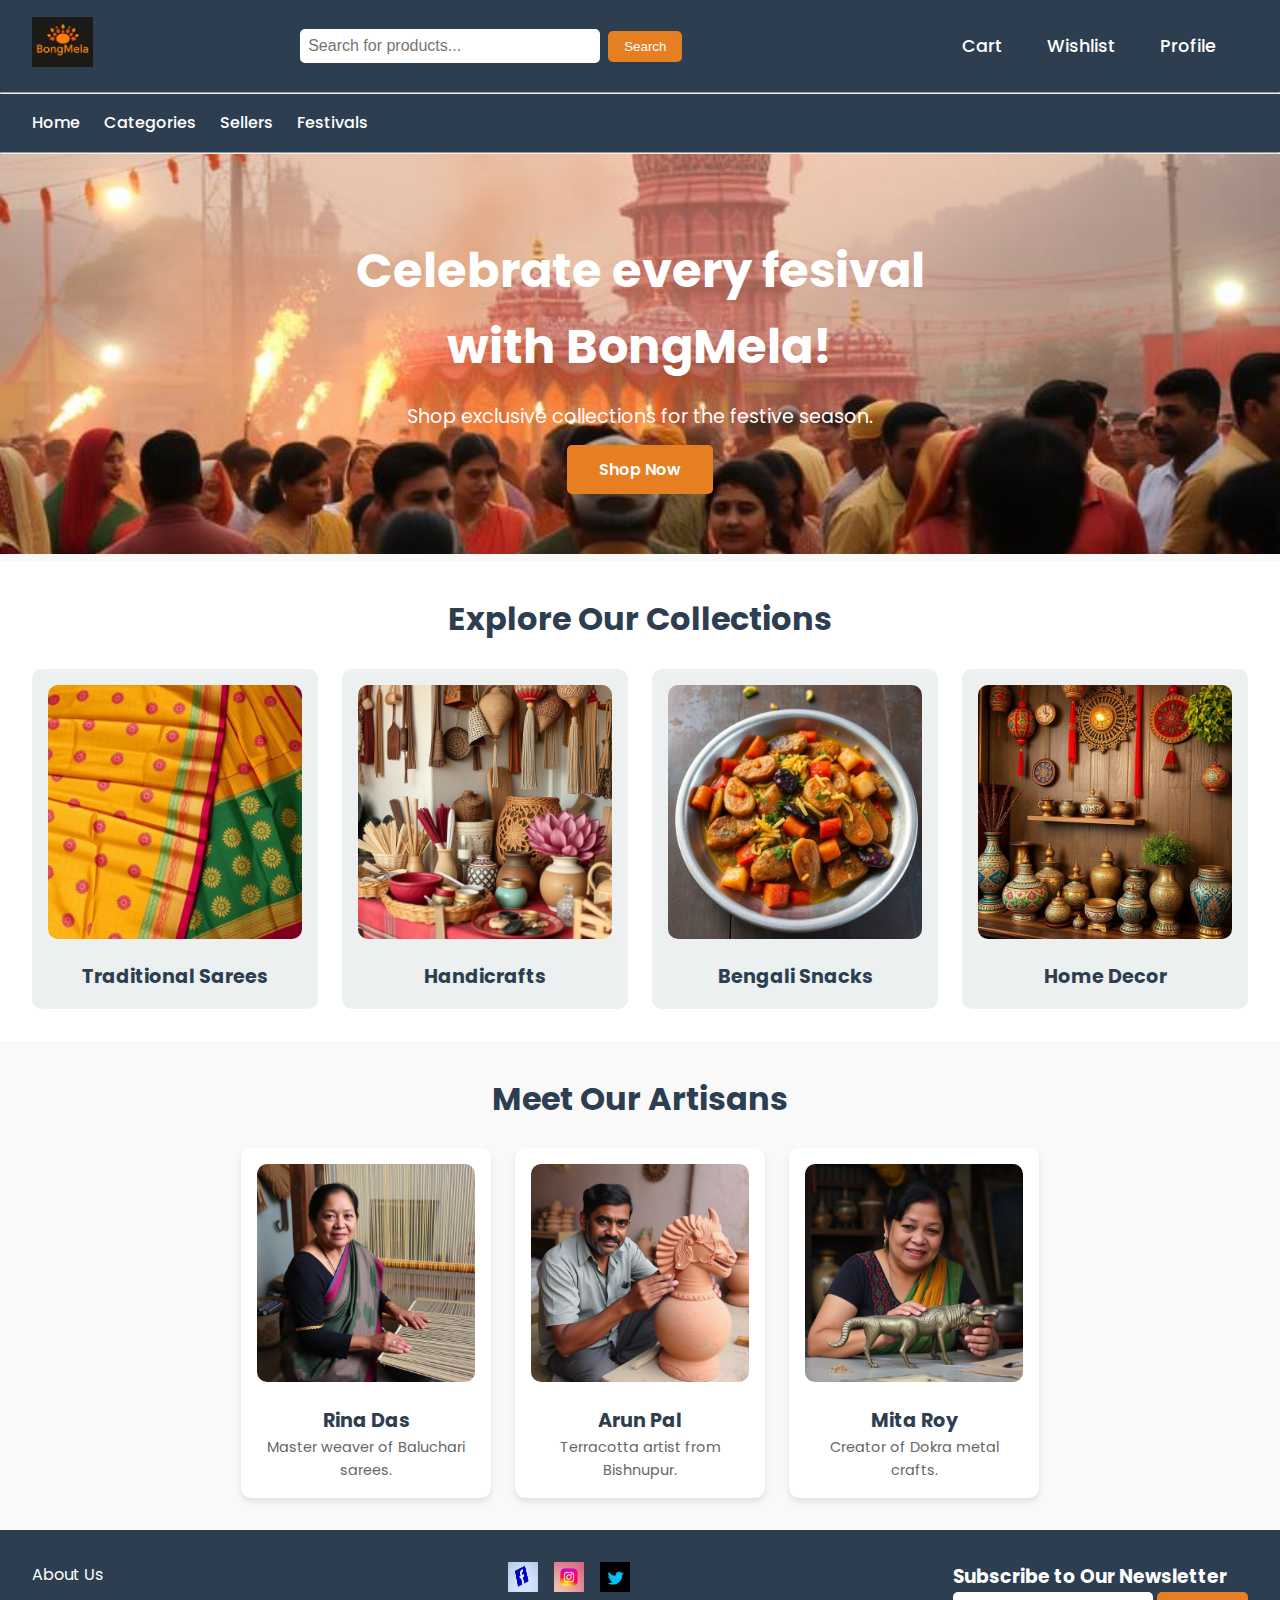
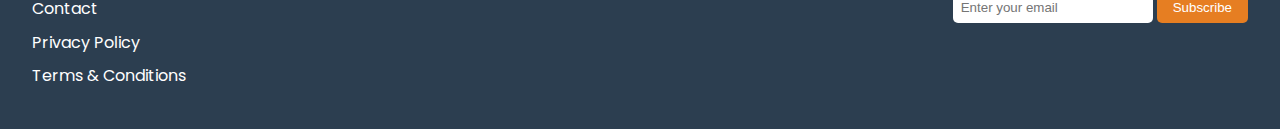
<file: index.html>
<!DOCTYPE html>
<html lang="en">
<head>
  <meta charset="UTF-8">
  <meta name="viewport" content="width=device-width, initial-scale=1.0">
  <title>BongMela - Discover Bengal's Treasures</title>
  <link rel="stylesheet" href="styles.css"> <!-- Link to your CSS file -->
  <script src="script.js"></script>
</head>
<body>
  <!-- Header Section -->
  <header>
    <div class="logo">
      <img src="Logo.jpg" alt="BongMela Logo">
    </div>
    <div class="search-bar">
      <input type="text" id="search-input" placeholder="Search for products...">
      <button id="search-button">Search</button>
    </div>
    <nav class="navigation">
      <a href="cart.html">Cart</a>
      <a href="wishlist.html">Wishlist</a>
      <a href="sign-up.html">Profile</a>
    </nav>
  </header>

  <hr>
  <!-- Navigation Menu -->
  <nav>
    <ul>
      <li><a href="index.html">Home</a></li>
      <li><a href="category.html">Categories</a></li>
      <li><a href="#">Sellers</a></li>
      <li><a href="#">Festivals</a></li>
      <!-- <li><a href="#">About Us</a></li>
      <li><a href="#">Contact</a></li> -->
    </ul>
  </nav>
  <hr>
  <!-- Hero Section -->
  <section class="hero">
    <div class="hero-banner">
      <img src="banner1.jpg" alt="Saraswati Puja Special Offers">
      <div class="hero-text">
        <h1>Celebrate every fesival with BongMela!</h1>
        <p>Shop exclusive collections for the festive season.</p>
        <a href="shopnow.html" class="cta-button">Shop Now</a>
      </div>
    </div>
  </section>

  <!-- Featured Categories Section -->
  <section class="featured-categories">
    <h2>Explore Our Collections</h2>
    <div class="categories-grid">
      <div class="category">
        <img src="tradsaree.jpg" alt="Sarees">
        <h3>Traditional Sarees</h3>
      </div>
      <div class="category">
        <img src="handicrafts.jpg" alt="Handicrafts">
        <h3>Handicrafts</h3>
      </div>
      <div class="category">
        <img src="snacks.jpg" alt="Snacks">
        <h3>Bengali Snacks</h3>
      </div>
      <div class="category">
        <img src="decor.jpg" alt="Home Decor">
        <h3>Home Decor</h3>
      </div>
    </div>
  </section>

  <!-- Artisan Stories Section -->
  <section class="artisan-stories">
    <h2>Meet Our Artisans</h2>
    <div class="stories-carousel">
      <div class="story">
        <img src="artesan1.jpg" alt="Artisan 1">
        <h3>Rina Das</h3>
        <p>Master weaver of Baluchari sarees.</p>
      </div>
      <div class="story">
        <img src="artesan2.jpg" alt="Artisan 2">
        <h3>Arun Pal</h3>
        <p>Terracotta artist from Bishnupur.</p>
      </div>
      <div class="story">
        <img src="artesan3.jpg" alt="Artisan 3">
        <h3>Mita Roy</h3>
        <p>Creator of Dokra metal crafts.</p>
      </div>
    </div>
  </section>

  <!-- Footer Section -->
  <footer>
    <div class="footer-links">
      <ul>
        <li><a href="#">About Us</a></li>
        <li><a href="#">Contact</a></li>
        <li><a href="#">Privacy Policy</a></li>
        <li><a href="#">Terms & Conditions</a></li>
      </ul>
    </div>
    <div class="social-media">
      <a href="#"><img src="fb-logo.jpg" alt="Facebook"></a>
      <a href="#"><img src="insta.jpg" alt="Instagram"></a>
      <a href="#"><img src="twitter.jpg" alt="Twitter"></a>
    </div>
    <div class="newsletter">
      <h3>Subscribe to Our Newsletter</h3>
      <input type="email" placeholder="Enter your email">
      <button>Subscribe</button>
    </div>
  </footer>
</body>
</html>
</file>
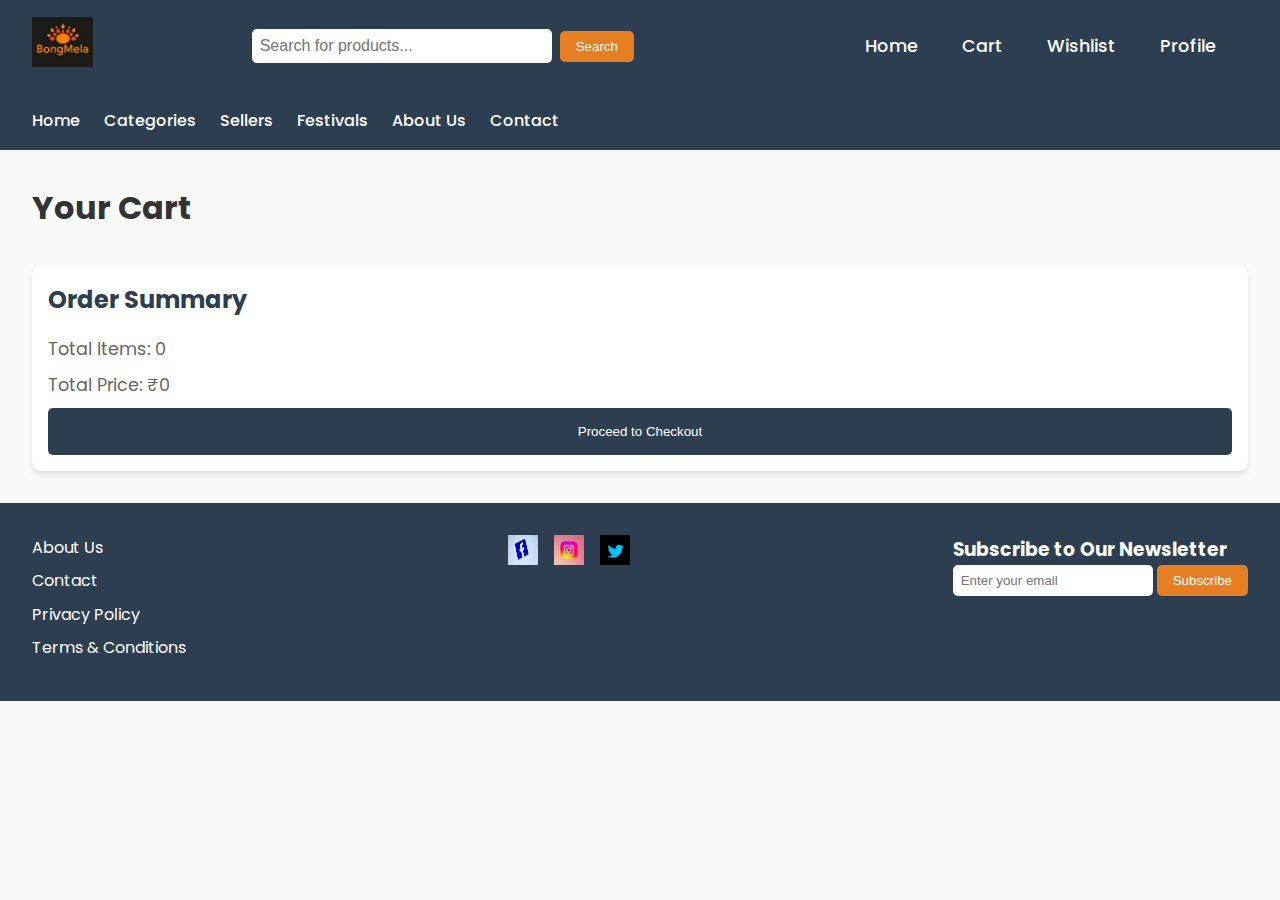
<file: cart.html>
<!DOCTYPE html>
<html lang="en">
<head>
  <meta charset="UTF-8">
  <meta name="viewport" content="width=device-width, initial-scale=1.0">
  <title>Cart - BongMela</title>
  <link rel="stylesheet" href="styles.css"> <!-- Link to your CSS file -->
  <script src="cart.js"></script>
</head>
<body>
  <!-- Header -->
  <header>
    <div class="logo">
      <img src="Logo.jpg" alt="BongBazaar Logo">
    </div>
    <div class="search-bar">
      <input type="text" placeholder="Search for products...">
      <button>Search</button>
    </div>
    <nav class="navigation">
      <a href="index.html">Home</a>
      <a href="cart.html">Cart</a>
      <a href="wishlist.html">Wishlist</a>
      <a href="Profile.html">Profile</a>
    </nav>
  </header>

  <!-- Navigation Menu -->
  <nav>
    <ul>
      <li><a href="index.html">Home</a></li>
      <li><a href="category.html">Categories</a></li>
      <li><a href="#">Sellers</a></li>
      <li><a href="#">Festivals</a></li>
      <li><a href="#">About Us</a></li>
      <li><a href="#">Contact</a></li>
    </ul>
  </nav>

  <!-- Cart Page Content -->
  <main class="cart-page">
    <h1>Your Cart</h1>
    <div class="cart-items">
      <!-- Cart items will be dynamically added here -->
    </div>
    <div class="cart-summary">
      <h2>Order Summary</h2>
      <p>Total Items: <span id="total-items">0</span></p>
      <p>Total Price: ₹<span id="total-price">0</span></p>
      <button class="checkout-button">Proceed to Checkout</button>
    </div>
  </main>

  <!-- Footer -->
  <footer>
    <div class="footer-links">
      <ul>
        <li><a href="#">About Us</a></li>
        <li><a href="#">Contact</a></li>
        <li><a href="#">Privacy Policy</a></li>
        <li><a href="#">Terms & Conditions</a></li>
      </ul>
    </div>
    <div class="social-media">
      <a href="#"><img src="fb-logo.jpg" alt="Facebook"></a>
      <a href="#"><img src="insta.jpg" alt="Instagram"></a>
      <a href="#"><img src="twitter.jpg" alt="Twitter"></a>
    </div>
    <div class="newsletter">
      <h3>Subscribe to Our Newsletter</h3>
      <input type="email" placeholder="Enter your email">
      <button>Subscribe</button>
    </div>
  </footer>

  <!-- JavaScript -->
  <script src="cart.js"></script>
</body>
</html>
</file>
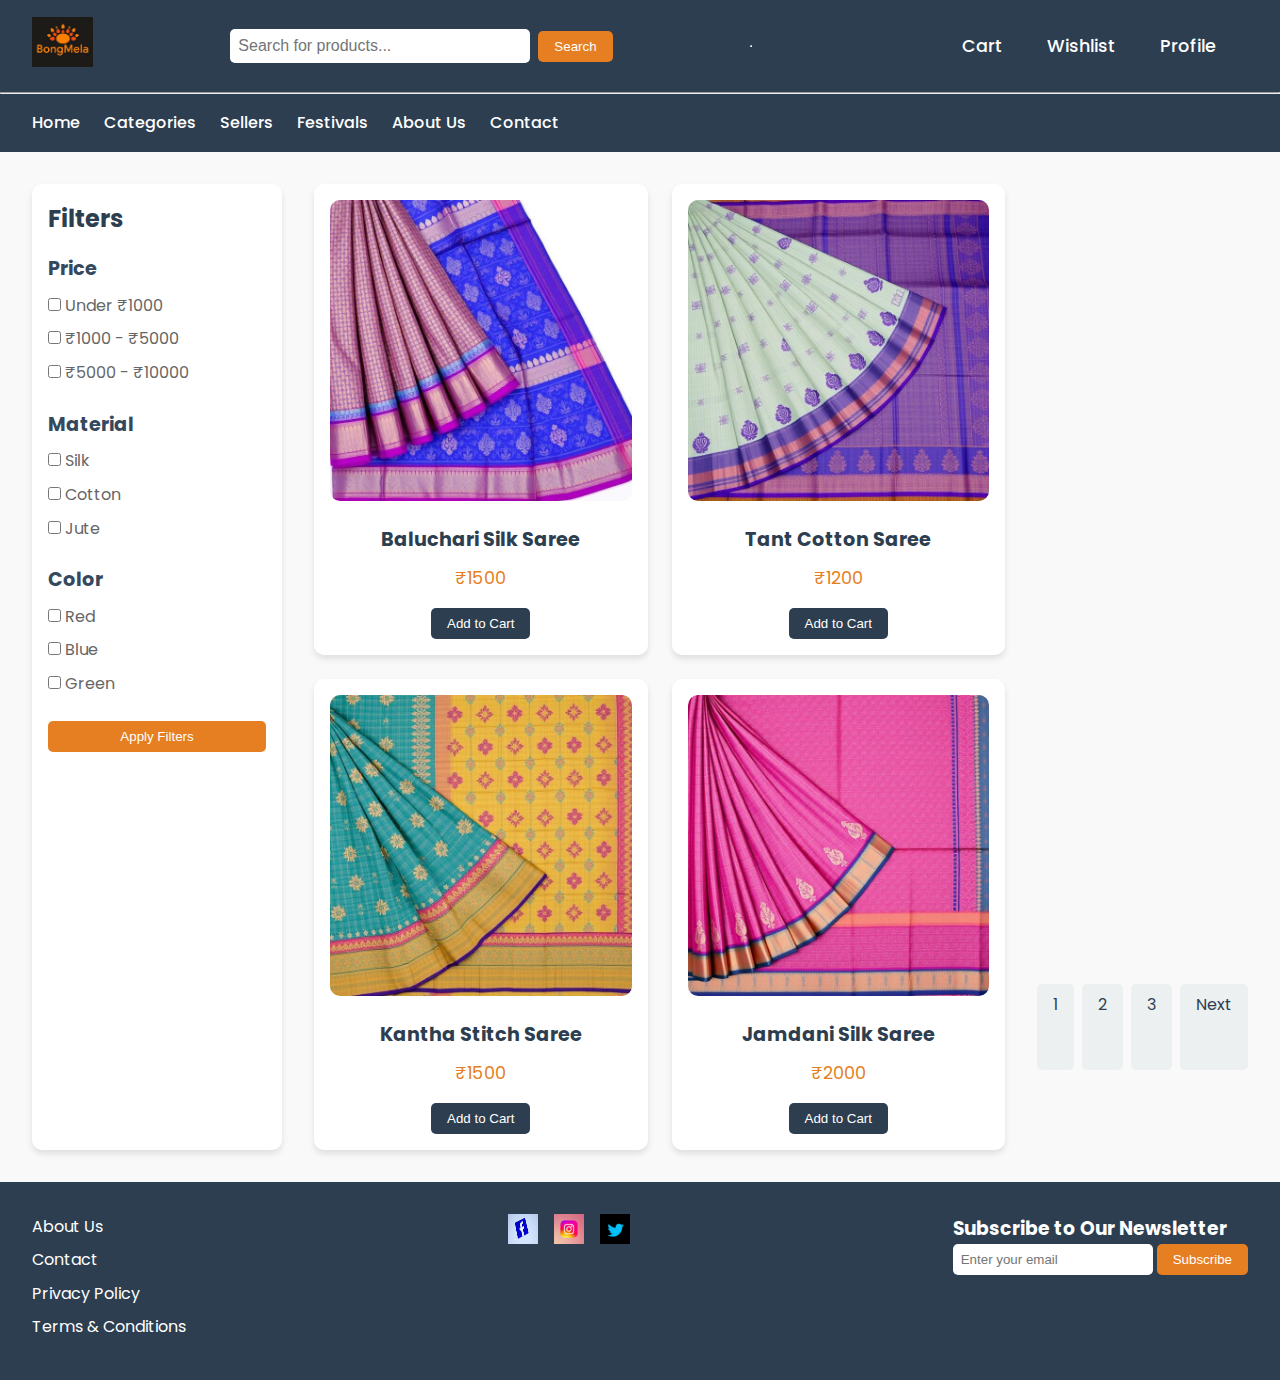
<file: category.html>
<!DOCTYPE html>
<html lang="en">
<head>
  <meta charset="UTF-8">
  <meta name="viewport" content="width=device-width, initial-scale=1.0">
  <title>Categories - BongMela</title>
  <link rel="stylesheet" href="styles.css"> <!-- Link to your CSS file -->
  <script src="script.js"></script>
</head>
<body>
  <!-- Header -->
  <header>
    <div class="logo">
      <img src="Logo.jpg" alt="BongMela Logo">
    </div>
    <div class="search-bar">
      <input type="text" placeholder="Search for products...">
      <button>Search</button>
    </div>
    <hr>
    <nav class="navigation">
      <a href="cart.html">Cart</a>
      <a href="wishlist.html">Wishlist</a>
      <a href="Profile.html">Profile</a>
    </nav>
  </header>
  <hr>

  <!-- Navigation Menu -->
  <nav>
    <ul>
      <li><a href="index.html">Home</a></li>
      <li><a href="category.html">Categories</a></li>
      <li><a href="#">Sellers</a></li>
      <li><a href="#">Festivals</a></li>
      <li><a href="#">About Us</a></li>
      <li><a href="#">Contact</a></li>
    </ul>
  </nav>

  <!-- Category Page Content -->
  <main class="category-page">
    <!-- Page Title -->
    <!-- <h1>Explore Categories</h1> -->

    <!-- Filter Sidebar -->
    <aside class="filters">
      <h2>Filters</h2>
      <div class="filter-section">
        <h3>Price</h3>
        <label>
          <input type="checkbox" name="price" value="0-1000"> Under ₹1000
        </label>
        <label>
          <input type="checkbox" name="price" value="1000-5000"> ₹1000 - ₹5000
        </label>
        <label>
          <input type="checkbox" name="price" value="5000-10000"> ₹5000 - ₹10000
        </label>
      </div>
      <div class="filter-section">
        <h3>Material</h3>
        <label>
          <input type="checkbox" name="material" value="silk"> Silk
        </label>
        <label>
          <input type="checkbox" name="material" value="cotton"> Cotton
        </label>
        <label>
          <input type="checkbox" name="material" value="jute"> Jute
        </label>
      </div>
      <div class="filter-section">
        <h3>Color</h3>
        <label>
          <input type="checkbox" name="color" value="red"> Red
        </label>
        <label>
          <input type="checkbox" name="color" value="blue"> Blue
        </label>
        <label>
          <input type="checkbox" name="color" value="green"> Green
        </label>
      </div>
      <button class="apply-filters">Apply Filters</button>
    </aside>

    <!-- Product Grid -->
    <section class="product-grid">
      <div class="product">
        <img src="saree1.jpg" alt="Baluchari Saree">
        <h3>Baluchari Silk Saree</h3>
        <p class="price">₹1500</p>
        <button>Add to Cart</button>
      </div>
      <div class="product">
        <img src="saree2.jpg" alt="Tant Cotton Saree">
        <h3>Tant Cotton Saree</h3>
        <p class="price">₹1200</p>
        <button>Add to Cart</button>
      </div>
      <div class="product">
        <img src="saree3.jpg" alt="Kantha Stitch Saree">
        <h3>Kantha Stitch Saree</h3>
        <p class="price">₹1500</p>
        <button>Add to Cart</button>
      </div>
      <div class="product">
        <img src="saree4.jpg" alt="Jamdani Saree">
        <h3>Jamdani Silk Saree</h3>
        <p class="price">₹2000</p>
        <button>Add to Cart</button>
      </div>
      <!-- Add more products as needed -->
    </section>

    <!-- Pagination -->
    <div class="pagination">
      <a href="#" class="page-link">1</a>
      <a href="#" class="page-link">2</a>
      <a href="#" class="page-link">3</a>
      <a href="#" class="page-link">Next</a>
    </div>
  </main>

  <!-- Footer -->
  <footer>
    <div class="footer-links">
      <ul>
        <li><a href="#">About Us</a></li>
        <li><a href="#">Contact</a></li>
        <li><a href="#">Privacy Policy</a></li>
        <li><a href="#">Terms & Conditions</a></li>
      </ul>
    </div>
    <div class="social-media">
      <a href="#"><img src="fb-logo.jpg" alt="Facebook"></a>
      <a href="#"><img src="insta.jpg" alt="Instagram"></a>
      <a href="#"><img src="twitter.jpg" alt="Twitter"></a>
    </div>
    <div class="newsletter">
      <h3>Subscribe to Our Newsletter</h3>
      <input type="email" placeholder="Enter your email">
      <button>Subscribe</button>
    </div>
  </footer>

  <!-- JavaScript -->
  <script src="script.js"></script>
</body>
</html>
</file>
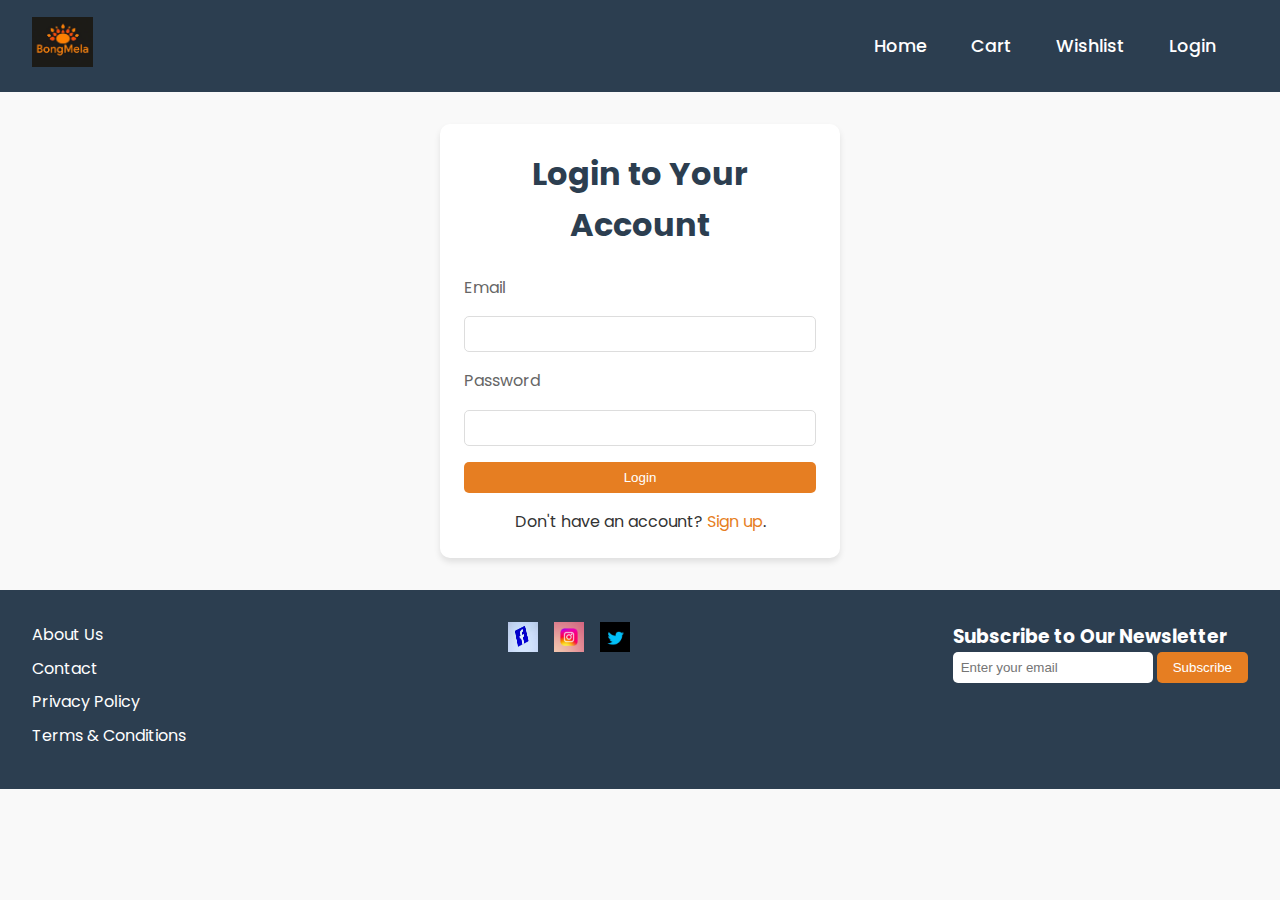
<file: login.html>
<!DOCTYPE html>
<html lang="en">
<head>
  <meta charset="UTF-8">
  <meta name="viewport" content="width=device-width, initial-scale=1.0">
  <title>Login - BongMela</title>
  <link rel="stylesheet" href="styles.css"> <!-- Link to your CSS file -->
</head>
<body>
  <!-- Header -->
  <header>
    <div class="logo">
      <img src="Logo.jpg" alt="BongMela Logo">
    </div>
    <nav class="navigation">
        <a href="index.html">Home</a>
        <a href="cart.html">Cart</a>
        <a href="wishlist.html">Wishlist</a>
        <a href="sign-up.html">Login</a>
    </nav>
  </header>

  <!-- Login Form -->
  <main class="auth-page">
    <h1>Login to Your Account</h1>
    <form id="login-form">
      <label for="email">Email</label>
      <input type="email" id="email" name="email" required>

      <label for="password">Password</label>
      <input type="password" id="password" name="password" required>

      <button type="submit">Login</button>
    </form>
    <p>Don't have an account? <a href="sign-up.html">Sign up</a>.</p>
  </main>

  <!-- Footer -->
  <footer>
    <div class="footer-links">
      <ul>
        <li><a href="#">About Us</a></li>
        <li><a href="#">Contact</a></li>
        <li><a href="#">Privacy Policy</a></li>
        <li><a href="#">Terms & Conditions</a></li>
      </ul>
    </div>
    <div class="social-media">
      <a href="#"><img src="fb-logo.jpg" alt="Facebook"></a>
      <a href="#"><img src="insta.jpg" alt="Instagram"></a>
      <a href="#"><img src="twitter.jpg" alt="Twitter"></a>
    </div>
    <div class="newsletter">
      <h3>Subscribe to Our Newsletter</h3>
      <input type="email" placeholder="Enter your email">
      <button>Subscribe</button>
    </div>
  </footer>

  <!-- JavaScript -->
  <script src="auth.js"></script>
</body>
</html>
</file>
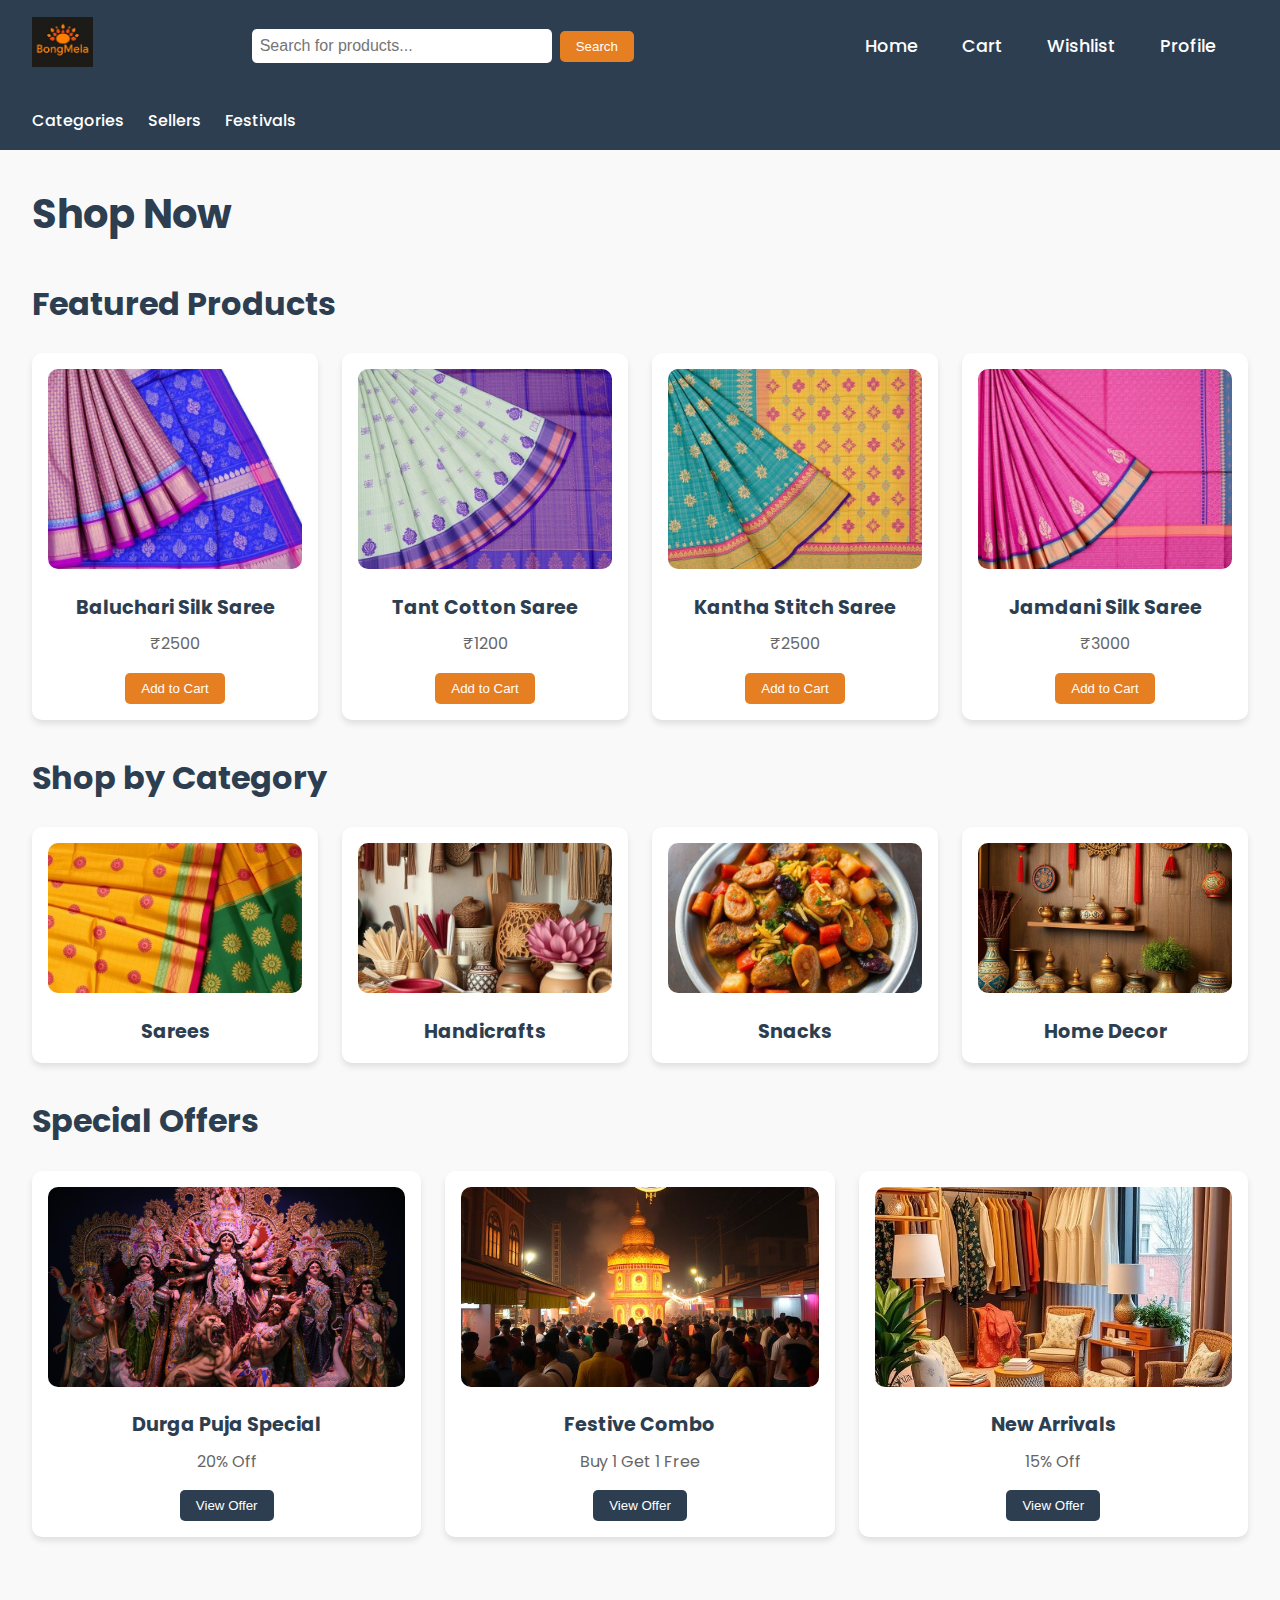
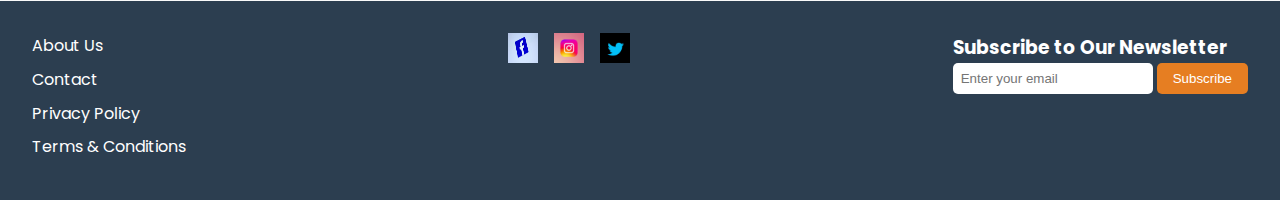
<file: shopnow.html>
<!DOCTYPE html>
<html lang="en">
<head>
  <meta charset="UTF-8">
  <meta name="viewport" content="width=device-width, initial-scale=1.0">
  <title>Shop Now - BongMela</title>
  <link rel="stylesheet" href="styles.css"> <!-- Link to your CSS file -->
</head>
<body>
  <!-- Header -->
  <header>
    <div class="logo">
      <img src="Logo.jpg" alt="BongMela Logo">
    </div>
    <div class="search-bar">
      <input type="text" placeholder="Search for products...">
      <button>Search</button>
    </div>
    <nav class="navigation">
      <a href="index.html">Home</a>
      <a href="cart.html">Cart</a>
      <a href="wishlist.html">Wishlist</a>
      <a href="Profile.html">Profile</a>
    </nav>
  </header>

  <!-- Navigation Menu -->
  <nav>
    <ul>
      <!-- <li><a href="index.html">Home</a></li> -->
      <li><a href="category.html">Categories</a></li>
      <li><a href="#">Sellers</a></li>
      <li><a href="#">Festivals</a></li>
      <!-- <li><a href="#">About Us</a></li>
      <li><a href="#">Contact</a></li> -->
    </ul>
  </nav>

  <!-- Shop Now Section -->
  <main class="shop-now-page">
    <h1>Shop Now</h1>
    <section class="featured-products">
      <h2>Featured Products</h2>
      <div class="products-grid">
        <!-- Featured products will be dynamically added here -->
      </div>
    </section>

    <section class="shop-by-category">
      <h2>Shop by Category</h2>
      <div class="categories-grid">
        <!-- Categories will be dynamically added here -->
      </div>
    </section>

    <section class="special-offers">
      <h2>Special Offers</h2>
      <div class="offers-grid">
        <!-- Special offers will be dynamically added here -->
      </div>
    </section>
  </main>

  <!-- Footer -->
  <footer>
    <div class="footer-links">
      <ul>
        <li><a href="#">About Us</a></li>
        <li><a href="#">Contact</a></li>
        <li><a href="#">Privacy Policy</a></li>
        <li><a href="#">Terms & Conditions</a></li>
      </ul>
    </div>
    <div class="social-media">
      <a href="#"><img src="fb-logo.jpg" alt="Facebook"></a>
      <a href="#"><img src="insta.jpg" alt="Instagram"></a>
      <a href="#"><img src="twitter.jpg" alt="Twitter"></a>
    </div>
    <div class="newsletter">
      <h3>Subscribe to Our Newsletter</h3>
      <input type="email" placeholder="Enter your email">
      <button>Subscribe</button>
    </div>
  </footer>

  <!-- JavaScript -->
  <script src="Shop-now.js"></script>
</body>
</html>
</file>
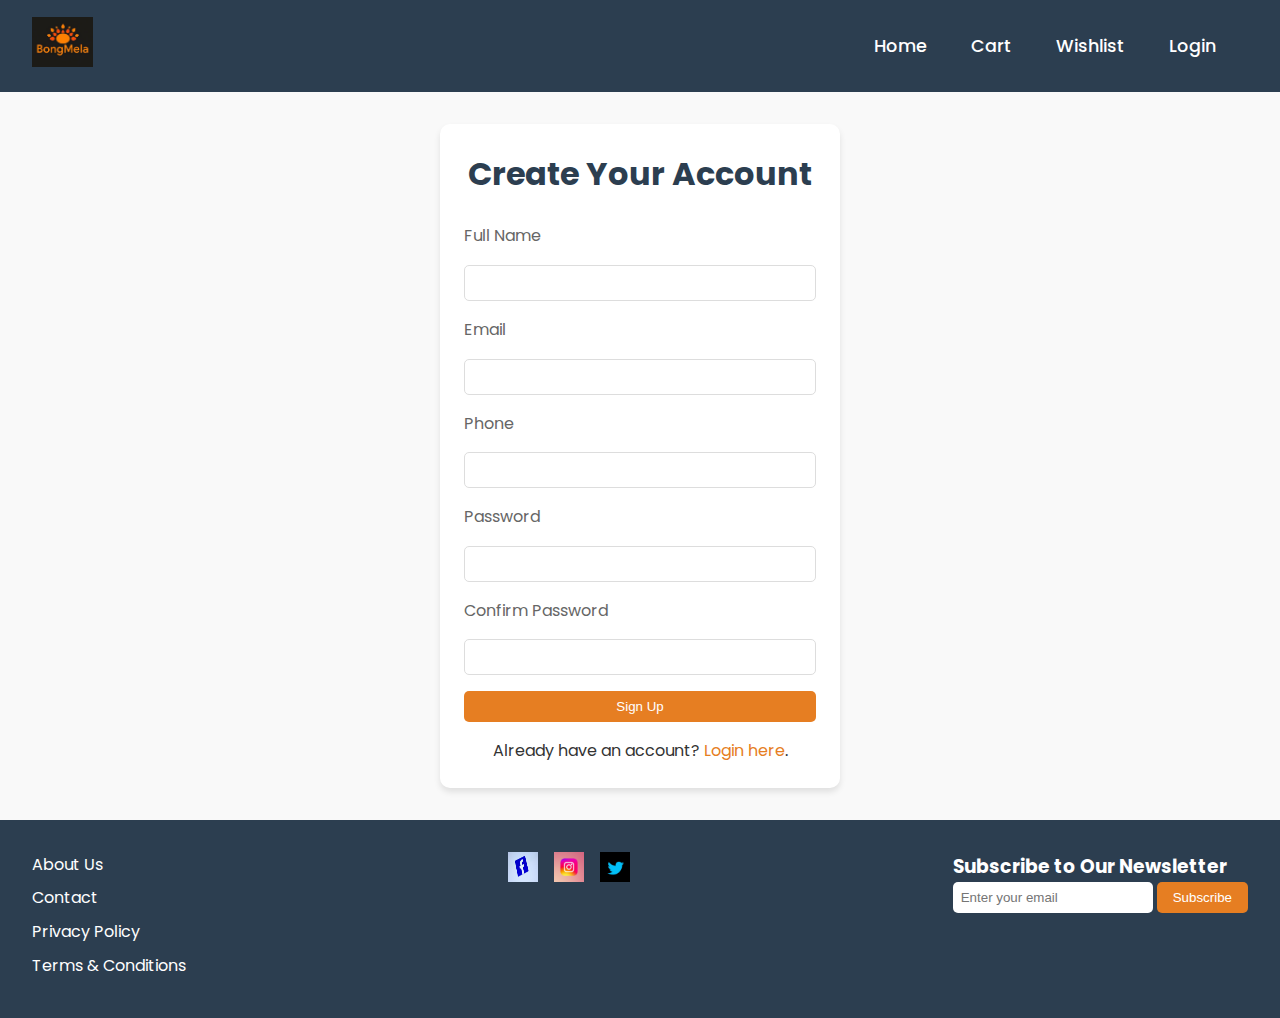
<file: sign-up.html>
<!DOCTYPE html>
<html lang="en">
<head>
  <meta charset="UTF-8">
  <meta name="viewport" content="width=device-width, initial-scale=1.0">
  <title>Sign Up - BongMela</title>
  <link rel="stylesheet" href="styles.css"> <!-- Link to your CSS file -->
</head>
<body>
  <!-- Header -->
  <header>
    <div class="logo">
      <img src="Logo.jpg" alt="BongMela Logo">
    </div>
    <nav class="navigation">
      <a href="index.html">Home</a>
      <a href="cart.html">Cart</a>
      <a href="wishlist.html">Wishlist</a>
      <a href="login.html">Login</a>
    </nav>
  </header>

  <!-- Sign-Up Form -->
  <main class="auth-page">
    <h1>Create Your Account</h1>
    <form id="signup-form">
      <label for="name">Full Name</label>
      <input type="text" id="name" name="name" required>

      <label for="email">Email</label>
      <input type="email" id="email" name="email" required>

      <label for="phone">Phone</label>
      <input type="tel" id="phone" name="phone" required>

      <label for="password">Password</label>
      <input type="password" id="password" name="password" required>

      <label for="confirm-password">Confirm Password</label>
      <input type="password" id="confirm-password" name="confirm-password" required>

      <button type="submit">Sign Up</button>
    </form>
    <p>Already have an account? <a href="login.html">Login here</a>.</p>
  </main>

  <!-- Footer -->
  <footer>
    <div class="footer-links">
      <ul>
        <li><a href="#">About Us</a></li>
        <li><a href="#">Contact</a></li>
        <li><a href="#">Privacy Policy</a></li>
        <li><a href="#">Terms & Conditions</a></li>
      </ul>
    </div>
    <div class="social-media">
      <a href="#"><img src="fb-logo.jpg" alt="Facebook"></a>
      <a href="#"><img src="insta.jpg" alt="Instagram"></a>
      <a href="#"><img src="twitter.jpg" alt="Twitter"></a>
    </div>
    <div class="newsletter">
      <h3>Subscribe to Our Newsletter</h3>
      <input type="email" placeholder="Enter your email">
      <button>Subscribe</button>
    </div>
  </footer>

  <!-- JavaScript -->
  <script src="auth.js"></script>
</body>
</html>
</file>
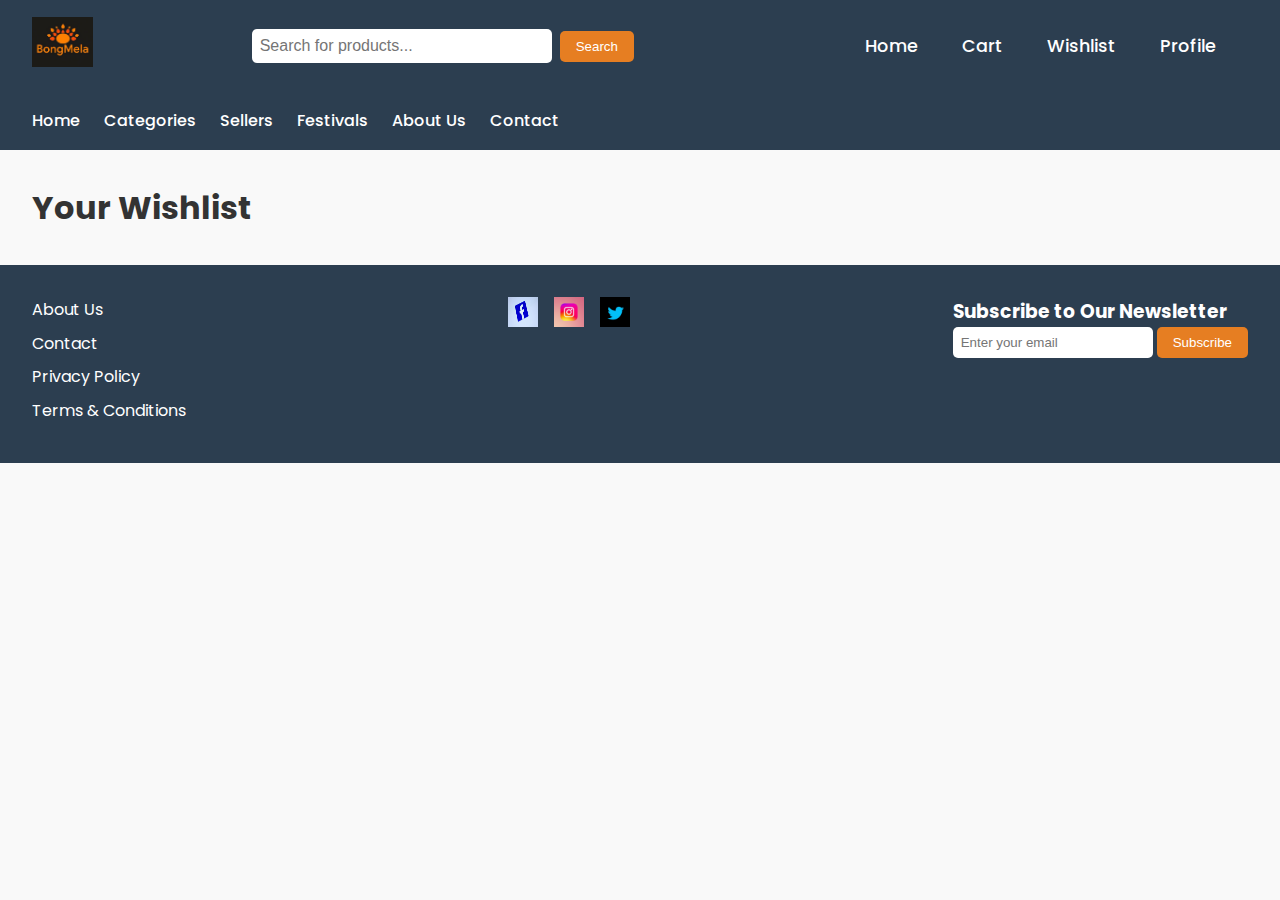
<file: wishlist.html>
<!DOCTYPE html>
<html lang="en">
<head>
  <meta charset="UTF-8">
  <meta name="viewport" content="width=device-width, initial-scale=1.0">
  <title>Wishlist - BongMela</title>
  <link rel="stylesheet" href="styles.css"> 
  <script src="wishlist.js"></script><!-- Link to your CSS file -->
</head>
<body>
  <!-- Header -->
  <header>
    <div class="logo">
      <img src="Logo.jpg" alt="BongBazaar Logo">
    </div>
    <div class="search-bar">
      <input type="text" placeholder="Search for products...">
      <button>Search</button>
    </div>
    <nav class="navigation">
      <a href="index.html">Home</a>
      <a href="cart.html">Cart</a>
      <a href="wishlist.html">Wishlist</a>
      <a href="Profile.html">Profile</a>
    </nav>
  </header>

  <!-- Navigation Menu -->
  <nav>
    <ul>
      <li><a href="index.html">Home</a></li>
      <li><a href="category.html">Categories</a></li>
      <li><a href="#">Sellers</a></li>
      <li><a href="#">Festivals</a></li>
      <li><a href="#">About Us</a></li>
      <li><a href="#">Contact</a></li>
    </ul>
  </nav>

  <!-- Wishlist Page Content -->
  <main class="wishlist-page">
    <h1>Your Wishlist</h1>
    <div class="wishlist-items">
      <!-- Wishlist items will be dynamically added here -->
    </div>
  </main>

  <!-- Footer -->
  <footer>
    <div class="footer-links">
      <ul>
        <li><a href="#">About Us</a></li>
        <li><a href="#">Contact</a></li>
        <li><a href="#">Privacy Policy</a></li>
        <li><a href="#">Terms & Conditions</a></li>
      </ul>
    </div>
    <div class="social-media">
      <a href="#"><img src="fb-logo.jpg" alt="Facebook"></a>
      <a href="#"><img src="insta.jpg" alt="Instagram"></a>
      <a href="#"><img src="twitter.jpg" alt="Twitter"></a>
    </div>
    <div class="newsletter">
      <h3>Subscribe to Our Newsletter</h3>
      <input type="email" placeholder="Enter your email">
      <button>Subscribe</button>
    </div>
  </footer>

  <!-- JavaScript -->
  <script src="wishlist.js"></script>
</body>
</html>
</file>
<file: styles.css>
@import url('https://fonts.googleapis.com/css2?family=Poppins:wght@100;200&display=swap');


* {
    margin: 0;
    padding: 0;
    box-sizing: border-box;
  }
  
  body {
    font-family: 'Poppins', sans-serif;
    line-height: 1.6;
    color: #333;
    background-color: #f9f9f9;
  }
  
  /* Search Bar */
.search-bar {
  display: flex;
  align-items: center;
  gap: 0.5rem;
}

.search-bar input {
  padding: 0.5rem;
  border: 1px solid #ddd;
  border-radius: 5px;
  font-size: 1rem;
  width: 300px;
}

.search-bar button {
  padding: 0.5rem 1rem;
  background-color: #e67e22;
  color: #fff;
  border: none;
  border-radius: 5px;
  cursor: pointer;
}

.search-bar button:hover {
  background-color: #d35400;
}

  a {
    text-decoration: none;
    color: inherit;
  }
  
  img {
    max-width: 100%;
    height: auto;
  }
  
 

  /* Header */
  header {
    display: flex;
    justify-content: space-between;
    align-items: center;
    padding: 1rem 2rem;
    background-color:  #2c3e50;
    color: #fff;
  }
  
  header .logo img {
    height: 50px;
  }
  
  header .search-bar input {
    padding: 0.5rem;
    border: none;
    border-radius: 5px;
    width: 300px;
  }
  
  header .search-bar button {
    padding: 0.5rem 1rem;
    border: none;
    border-radius: 5px;
    background-color: #e67e22;
    color: #fff;
    cursor: pointer;
  }
  
  header .user-actions a {
    margin-left: 1rem;
    color: #fff;
  }
  
  .navigation a {
    position: relative;
    font-size: 1.1em;
    color: #fff;
    text-decoration: none;
    font-weight: 500;
    margin-left: 40px;
}

.navigation a::after {
    content: '';
    position: absolute;
    left: 0;
    bottom: -6px;
    width: 100%;
    height: 3px;
    background: #fff;
    /* border-radius: 5px; */
    transform-origin: right;
    transform: scaleX(0);
    transition: transform .5s;
}

.navigation a:hover {
  color: #e67e22;
}

.navigation a:hover::after {
  
    transform-origin: left;
    transform: scaleX(1);
}

  /* Navigation Menu */
  nav {
    background-color: #2c3e50;
    padding: 1rem 2rem;
  }
  
  nav ul {
    display: flex;
    list-style: none;
  }
  
  nav ul li {
    margin-right: 1.5rem;
  }
  
  nav ul li a {
    color: #fff;
    font-weight: 500;
  }
  
  nav ul li a:hover {
    color: #e67e22;
  }
  
  /* Hero Section */
  .hero {
    position: relative;
    text-align: center;
    color: #fff;
  }
  
  .hero-banner img {
    width: 100%;
    height: 400px;
    object-fit: cover;
  }
  
  .hero-text {
    position: absolute;
    top: 50%;
    left: 50%;
    transform: translate(-50%, -50%);
  }
  
  .hero-text h1 {
    font-size: 3rem;
    margin-bottom: 1rem;
  }
  
  .hero-text p {
    font-size: 1.2rem;
    margin-bottom: 1.5rem;
  }
  
  .hero-text .cta-button {
    padding: 0.8rem 2rem;
    background-color: #e67e22;
    color: #fff;
    border-radius: 5px;
    font-weight: 600;
  }
  
  .hero-text .cta-button:hover {
    background-color: #d35400;
  }
  
  /* Featured Categories Section */
  .featured-categories {
    padding: 2rem;
    text-align: center;
    background-color: #fff;
  }
  
  .featured-categories h2 {
    font-size: 2rem;
    margin-bottom: 1.5rem;
    color: #2c3e50;
  }
  
  .categories-grid {
    display: grid;
    grid-template-columns: repeat(auto-fit, minmax(250px, 1fr));
    gap: 1.5rem;
  }
  
  .category {
    background-color: #ecf0f1;
    padding: 1rem;
    border-radius: 10px;
    transition: transform 0.3s ease;
  }
  
  .category:hover {
    transform: translateY(-10px);
  }
  
  .category img {
    border-radius: 10px;
  }
  
  .category h3 {
    margin-top: 1rem;
    font-size: 1.2rem;
    color: #2c3e50;
  }
  
  /* Artisan Stories Section */
  .artisan-stories {
    padding: 2rem;
    text-align: center;
    background-color: #f9f9f9;
  }
  
  .artisan-stories h2 {
    font-size: 2rem;
    margin-bottom: 1.5rem;
    color: #2c3e50;
  }
  
  .stories-carousel {
    display: flex;
    justify-content: center;
    gap: 1.5rem;
    flex-wrap: wrap;
  }
  
  .story {
    background-color: #fff;
    padding: 1rem;
    border-radius: 10px;
    box-shadow: 0 4px 6px rgba(0, 0, 0, 0.1);
    width: 250px;
    transition: transform 0.3s ease;
  }
  
  .story:hover {
    transform: translateY(-10px);
  }
  
  .story img {
    border-radius: 10px;
  }
  
  .story h3 {
    margin-top: 1rem;
    font-size: 1.2rem;
    color: #2c3e50;
  }
  
  .story p {
    font-size: 0.9rem;
    color: #666;
  }
  
  /* Footer */
  footer {
    background-color: #2c3e50;
    color: #fff;
    padding: 2rem;
    display: flex;
    justify-content: space-between;
    flex-wrap: wrap;
  }
  
  .footer-links ul {
    list-style: none;
  }
  
  .footer-links ul li {
    margin-bottom: 0.5rem;
  }
  
  .footer-links ul li a:hover {
    color: #e67e22;
  }
  
  .social-media {
    display: flex;
    gap: 1rem;
  }
  
  .social-media img {
    width: 30px;
    height: 30px;
  }
  
  .newsletter input {
    padding: 0.5rem;
    border: none;
    border-radius: 5px;
    width: 200px;
  }
  
  .newsletter button {
    padding: 0.5rem 1rem;
    border: none;
    border-radius: 5px;
    background-color: #e67e22;
    color: #fff;
    cursor: pointer;
  }
  
  .newsletter button:hover {
    background-color: #d35400;
  }
  
  /* Responsive Design */
  @media (max-width: 768px) {
    header {
      flex-direction: column;
      gap: 1rem;
    }
  
    header .search-bar input {
      width: 100%;
    }
  
    nav ul {
      flex-direction: column;
      align-items: center;
    }
  
    .hero-text h1 {
      font-size: 2rem;
    }
  
    .hero-text p {
      font-size: 1rem;
    }
  
    .categories-grid {
      grid-template-columns: repeat(auto-fit, minmax(200px, 1fr));
    }
  
    footer {
      flex-direction: column;
      align-items: center;
      text-align: center;
      gap: 1rem;
    }
  }

  .category-page {
    display: flex;
    padding: 2rem;
    gap: 2rem;
  }
  
  .category-page h1 {
    font-size: 2.5rem;
    color: #2c3e50;
    margin-bottom: 1.5rem;
  }
  
  /* Filters Sidebar */
  .filters {
    width: 250px;
    background-color: #fff;
    padding: 1rem;
    border-radius: 10px;
    box-shadow: 0 4px 6px rgba(0, 0, 0, 0.1);
  }
  
  .filters h2 {
    font-size: 1.5rem;
    margin-bottom: 1rem;
    color: #2c3e50;
  }
  
  .filter-section {
    margin-bottom: 1.5rem;
  }
  
  .filter-section h3 {
    font-size: 1.2rem;
    margin-bottom: 0.5rem;
    color: #34495e;
  }
  
  .filter-section label {
    display: block;
    margin-bottom: 0.5rem;
    color: #666;
  }
  
  .apply-filters {
    width: 100%;
    padding: 0.5rem;
    background-color: #e67e22;
    color: #fff;
    border: none;
    border-radius: 5px;
    cursor: pointer;
  }
  
  .apply-filters:hover {
    background-color: #d35400;
  }
  
  /* Product Grid */
  .product-grid {
    flex: 1;
    display: grid;
    grid-template-columns: repeat(auto-fit, minmax(250px, 1fr));
    gap: 1.5rem;
  }
  
  .product {
    background-color: #fff;
    padding: 1rem;
    border-radius: 10px;
    box-shadow: 0 4px 6px rgba(0, 0, 0, 0.1);
    text-align: center;
    transition: transform 0.3s ease;
  }
  
  .product:hover {
    transform: translateY(-10px);
  }
  
  .product img {
    border-radius: 10px;
    margin-bottom: 1rem;
  }
  
  .product h3 {
    font-size: 1.2rem;
    color: #2c3e50;
    margin-bottom: 0.5rem;
  }
  
  .product .price {
    font-size: 1.1rem;
    color: #e67e22;
    margin-bottom: 1rem;
  }
  
  .product button {
    padding: 0.5rem 1rem;
    background-color: #2c3e50;
    color: #fff;
    border: none;
    border-radius: 5px;
    cursor: pointer;
  }
  
  .product button:hover {
    background-color: #34495e;
  }
  
  /* Pagination */
  .pagination {
    display: flex;
    justify-content: center;
    gap: 0.5rem;
  }
  
  .page-link {
    margin-top: 50rem;
    margin-bottom: 5rem;
  }

  .pagination .page-link {
    padding: 0.5rem 1rem;
    background-color: #ecf0f1;
    color: #2c3e50;
    border-radius: 5px;
    text-decoration: none;
  }
  
  .pagination .page-link:hover {
    background-color: #bdc3c7;
  }
  
  /* Responsive Design */
  @media (max-width: 768px) {
    .category-page {
      flex-direction: column;
    }
  
    .filters {
      width: 100%;
    }
  
    .product-grid {
      grid-template-columns: repeat(auto-fit, minmax(200px, 1fr));
    }
  }

  /* Cart Page */
.cart-page {
  padding: 2rem;
}

.cart-items {
  display: flex;
  flex-direction: column;
  gap: 1rem;
}

.cart-item {
  display: flex;
  align-items: center;
  background-color: #fff;
  padding: 1rem;
  border-radius: 10px;
  box-shadow: 0 4px 6px rgba(0, 0, 0, 0.1);
}

.cart-item img {
  width: 100px;
  height: 100px;
  border-radius: 10px;
  margin-right: 1rem;
}

.cart-item-details {
  flex: 1;
}

.cart-item-details h3 {
  font-size: 1.2rem;
  color: #2c3e50;
  margin-bottom: 0.5rem;
}

.cart-item-details p {
  font-size: 1rem;
  color: #666;
}

.cart-item-actions {
  display: flex;
  gap: 1rem;
}

.cart-item-actions button {
  padding: 0.5rem 1rem;
  background-color: #e67e22;
  color: #fff;
  border: none;
  border-radius: 5px;
  cursor: pointer;
}

.cart-item-actions button:hover {
  background-color: #d35400;
}

.cart-summary {
  margin-top: 2rem;
  padding: 1rem;
  background-color: #fff;
  border-radius: 10px;
  box-shadow: 0 4px 6px rgba(0, 0, 0, 0.1);
}

.cart-summary h2 {
  font-size: 1.5rem;
  color: #2c3e50;
  margin-bottom: 1rem;
}

.cart-summary p {
  font-size: 1.1rem;
  color: #666;
  margin-bottom: 0.5rem;
}

.checkout-button {
  width: 100%;
  padding: 1rem;
  background-color: #2c3e50;
  color: #fff;
  border: none;
  border-radius: 5px;
  cursor: pointer;
}

.checkout-button:hover {
  background-color: #34495e;
}

/* Wishlist Page */
.wishlist-page {
  padding: 2rem;
}

.wishlist-items {
  display: grid;
  grid-template-columns: repeat(auto-fit, minmax(250px, 1fr));
  gap: 1.5rem;
}

.wishlist-item {
  background-color: #fff;
  padding: 1rem;
  border-radius: 10px;
  box-shadow: 0 4px 6px rgba(0, 0, 0, 0.1);
  text-align: center;
}

.wishlist-item img {
  width: 100%;
  height: 200px;
  object-fit: cover;
  border-radius: 10px;
  margin-bottom: 1rem;
}

.wishlist-item h3 {
  font-size: 1.2rem;
  color: #2c3e50;
  margin-bottom: 0.5rem;
}

.wishlist-item p {
  font-size: 1rem;
  color: #666;
  margin-bottom: 1rem;
}

.wishlist-item button {
  padding: 0.5rem 1rem;
  background-color: #e67e22;
  color: #fff;
  border: none;
  border-radius: 5px;
  cursor: pointer;
}

.wishlist-item button:hover {
  background-color: #d35400;
}

/* Profile Page */
.profile-page {
  padding: 2rem;
}

.profile-container {
  display: flex;
  flex-direction: column;
  gap: 2rem;
}

/* Personal Information Section */
.personal-info {
  background-color: #fff;
  padding: 1.5rem;
  border-radius: 10px;
  box-shadow: 0 4px 6px rgba(0, 0, 0, 0.1);
}

.personal-info h2 {
  font-size: 1.5rem;
  color: #2c3e50;
  margin-bottom: 1rem;
}

.personal-info form {
  display: flex;
  flex-direction: column;
  gap: 1rem;
}

.personal-info label {
  font-size: 1rem;
  color: #666;
}

.personal-info input {
  padding: 0.5rem;
  border: 1px solid #ddd;
  border-radius: 5px;
  font-size: 1rem;
}

.personal-info button {
  padding: 0.5rem 1rem;
  background-color: #e67e22;
  color: #fff;
  border: none;
  border-radius: 5px;
  cursor: pointer;
}

.personal-info button:hover {
  background-color: #d35400;
}

/* Address Section */
.addresses {
  background-color: #fff;
  padding: 1.5rem;
  border-radius: 10px;
  box-shadow: 0 4px 6px rgba(0, 0, 0, 0.1);
}

.addresses h2 {
  font-size: 1.5rem;
  color: #2c3e50;
  margin-bottom: 1rem;
}

.address-list {
  display: flex;
  flex-direction: column;
  gap: 1rem;
}

.address-item {
  background-color: #f9f9f9;
  padding: 1rem;
  border-radius: 5px;
  border: 1px solid #ddd;
}

.address-item p {
  font-size: 1rem;
  color: #666;
  margin-bottom: 0.5rem;
}

.address-item button {
  padding: 0.5rem 1rem;
  background-color: #2c3e50;
  color: #fff;
  border: none;
  border-radius: 5px;
  cursor: pointer;
}

.address-item button:hover {
  background-color: #34495e;
}

.add-address-button {
  margin-top: 1rem;
  padding: 0.5rem 1rem;
  background-color: #e67e22;
  color: #fff;
  border: none;
  border-radius: 5px;
  cursor: pointer;
}

.add-address-button:hover {
  background-color: #d35400;
}

/* Order History Section */
.order-history {
  background-color: #fff;
  padding: 1.5rem;
  border-radius: 10px;
  box-shadow: 0 4px 6px rgba(0, 0, 0, 0.1);
}

.order-history h2 {
  font-size: 1.5rem;
  color: #2c3e50;
  margin-bottom: 1rem;
}

.order-list {
  display: flex;
  flex-direction: column;
  gap: 1rem;
}

.order-item {
  background-color: #f9f9f9;
  padding: 1rem;
  border-radius: 5px;
  border: 1px solid #ddd;
}

.order-item p {
  font-size: 1rem;
  color: #666;
  margin-bottom: 0.5rem;
}

.order-item button {
  padding: 0.5rem 1rem;
  background-color: #2c3e50;
  color: #fff;
  border: none;
  border-radius: 5px;
  cursor: pointer;
}

.order-item button:hover {
  background-color: #34495e;
}

/* Shop Now Page */
.shop-now-page {
  padding: 2rem;
}

.shop-now-page h1 {
  font-size: 2.5rem;
  color: #2c3e50;
  margin-bottom: 2rem;
}

/* Featured Products Section */
.featured-products {
  margin-bottom: 2rem;
}

.featured-products h2 {
  font-size: 2rem;
  color: #2c3e50;
  margin-bottom: 1.5rem;
}

.products-grid {
  display: grid;
  grid-template-columns: repeat(auto-fit, minmax(250px, 1fr));
  gap: 1.5rem;
}

.product-card {
  background-color: #fff;
  padding: 1rem;
  border-radius: 10px;
  box-shadow: 0 4px 6px rgba(0, 0, 0, 0.1);
  text-align: center;
  transition: transform 0.3s ease;
}

.product-card:hover {
  transform: translateY(-10px);
}

.product-card img {
  width: 100%;
  height: 200px;
  object-fit: cover;
  border-radius: 10px;
  margin-bottom: 1rem;
}

.product-card h3 {
  font-size: 1.2rem;
  color: #2c3e50;
  margin-bottom: 0.5rem;
}

.product-card p {
  font-size: 1rem;
  color: #666;
  margin-bottom: 1rem;
}

.product-card button {
  padding: 0.5rem 1rem;
  background-color: #e67e22;
  color: #fff;
  border: none;
  border-radius: 5px;
  cursor: pointer;
}

.product-card button:hover {
  background-color: #d35400;
}

/* Shop by Category Section */
.shop-by-category {
  margin-bottom: 2rem;
}

.shop-by-category h2 {
  font-size: 2rem;
  color: #2c3e50;
  margin-bottom: 1.5rem;
}

.categories-grid {
  display: grid;
  grid-template-columns: repeat(auto-fit, minmax(200px, 1fr));
  gap: 1.5rem;
}

.category-card {
  background-color: #fff;
  padding: 1rem;
  border-radius: 10px;
  box-shadow: 0 4px 6px rgba(0, 0, 0, 0.1);
  text-align: center;
  transition: transform 0.3s ease;
}

.category-card:hover {
  transform: translateY(-10px);
}

.category-card img {
  width: 100%;
  height: 150px;
  object-fit: cover;
  border-radius: 10px;
  margin-bottom: 1rem;
}

.category-card h3 {
  font-size: 1.2rem;
  color: #2c3e50;
}

/* Special Offers Section */
.special-offers {
  margin-bottom: 2rem;
}

.special-offers h2 {
  font-size: 2rem;
  color: #2c3e50;
  margin-bottom: 1.5rem;
}

.offers-grid {
  display: grid;
  grid-template-columns: repeat(auto-fit, minmax(250px, 1fr));
  gap: 1.5rem;
}

.offer-card {
  background-color: #fff;
  padding: 1rem;
  border-radius: 10px;
  box-shadow: 0 4px 6px rgba(0, 0, 0, 0.1);
  text-align: center;
  transition: transform 0.3s ease;
}

.offer-card:hover {
  transform: translateY(-10px);
}

.offer-card img {
  width: 100%;
  height: 200px;
  object-fit: cover;
  border-radius: 10px;
  margin-bottom: 1rem;
}

.offer-card h3 {
  font-size: 1.2rem;
  color: #2c3e50;
  margin-bottom: 0.5rem;
}

.offer-card p {
  font-size: 1rem;
  color: #666;
  margin-bottom: 1rem;
}

.offer-card button {
  padding: 0.5rem 1rem;
  background-color: #2c3e50;
  color: #fff;
  border: none;
  border-radius: 5px;
  cursor: pointer;
}

.offer-card button:hover {
  background-color: #34495e;
}

/* Auth Pages */
.auth-page {
  max-width: 400px;
  margin: 2rem auto;
  padding: 1.5rem;
  background-color: #fff;
  border-radius: 10px;
  box-shadow: 0 4px 6px rgba(0, 0, 0, 0.1);
}

.auth-page h1 {
  font-size: 2rem;
  color: #2c3e50;
  margin-bottom: 1.5rem;
  text-align: center;
}

.auth-page form {
  display: flex;
  flex-direction: column;
  gap: 1rem;
}

.auth-page label {
  font-size: 1rem;
  color: #666;
}

.auth-page input {
  padding: 0.5rem;
  border: 1px solid #ddd;
  border-radius: 5px;
  font-size: 1rem;
}

.auth-page button {
  padding: 0.5rem 1rem;
  background-color: #e67e22;
  color: #fff;
  border: none;
  border-radius: 5px;
  cursor: pointer;
}

.auth-page button:hover {
  background-color: #d35400;
}

.auth-page p {
  text-align: center;
  margin-top: 1rem;
}

.auth-page a {
  color: #e67e22;
  text-decoration: none;
}

.auth-page a:hover {
  text-decoration: underline;
}
</file>
